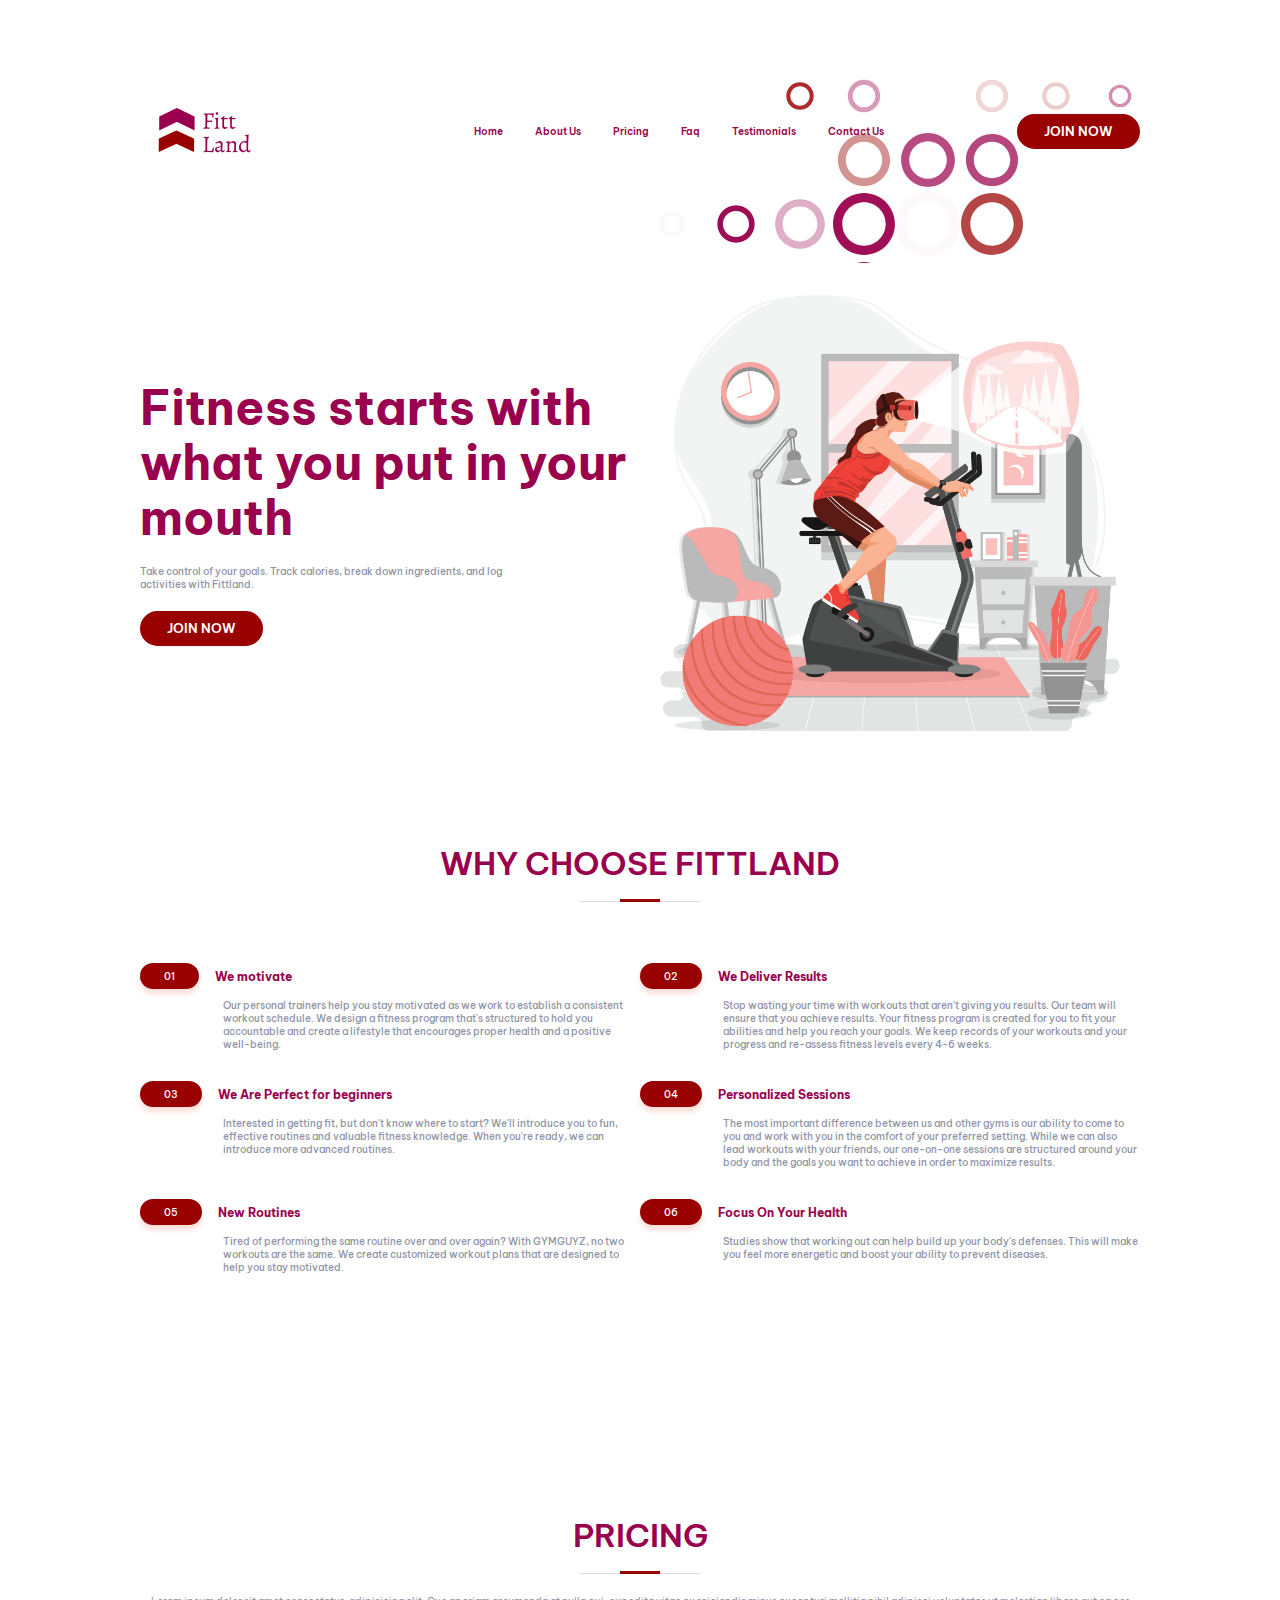
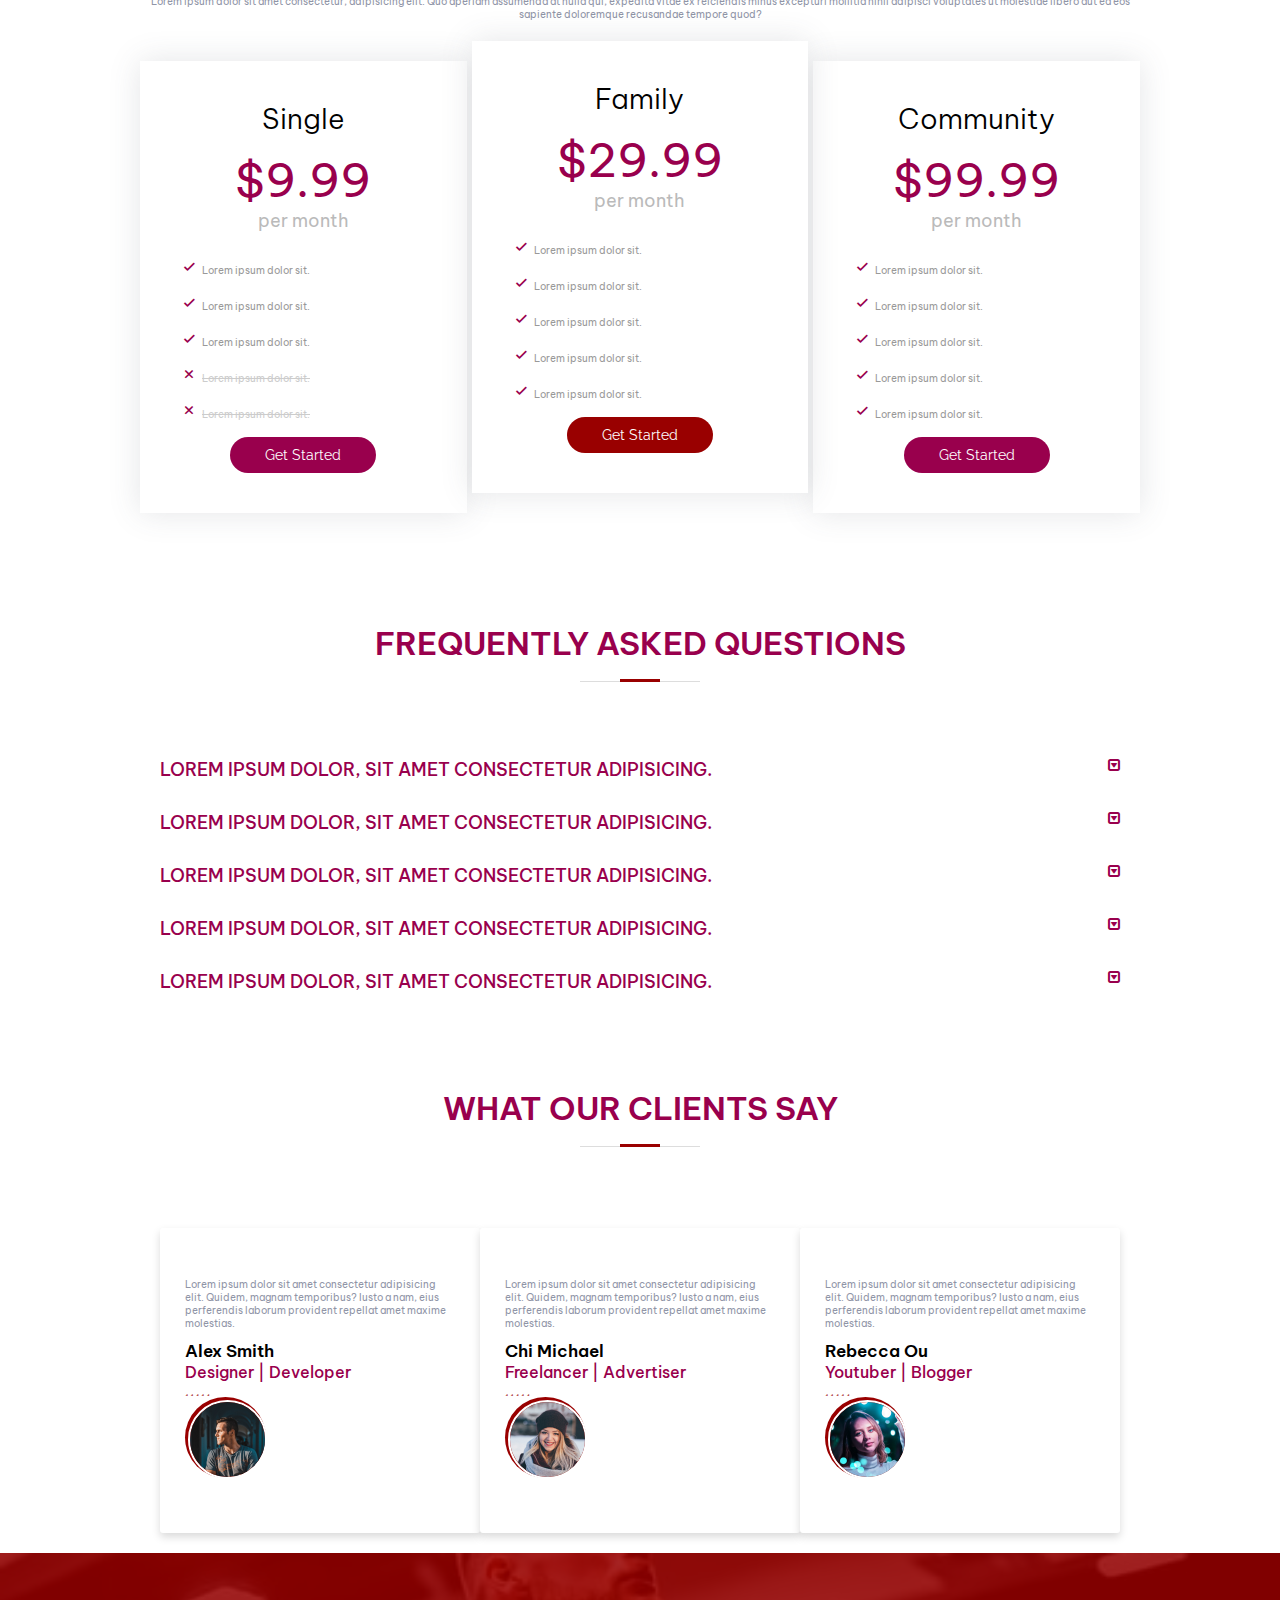
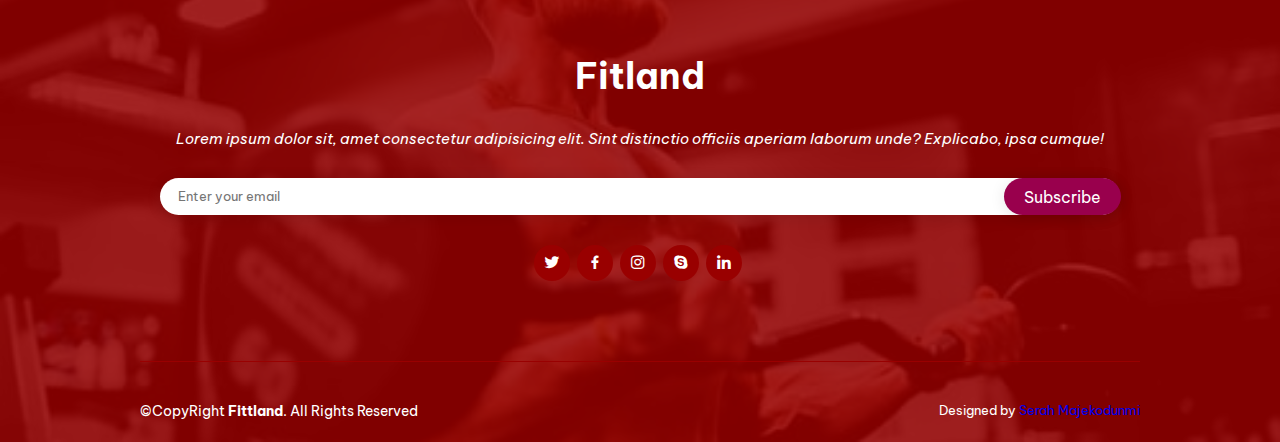
<file: index.html>
<!DOCTYPE html>
<html lang="en">

<head>
    <meta charset="UTF-8">
    <meta http-equiv="X-UA-Compatible" content="IE=edge">
    <meta name="viewport" content="width=device-width, initial-scale=1.0">
    <link rel="stylesheet" href="style.css">
    <link rel="shortcut icon" href="./images/favicon.png" type="image/x-icon">
    <link href='https://unpkg.com/boxicons@2.0.9/css/boxicons.min.css' rel='stylesheet'>
    <link rel="stylesheet" href="https://cdnjs.cloudflare.com/ajax/libs/font-awesome/5.14.0/css/all.min.css"
        integrity="sha512-1PKOgIY59xJ8Co8+NE6FZ+LOAZKjy+KY8iq0G4B3CyeY6wYHN3yt9PW0XpSriVlkMXe40PTKnXrLnZ9+fkDaog=="
        crossorigin="anonymous" referrerpolicy="no-referrer" />

    <title>Fittland Gym</title>
</head>

<body class="index-body">
    <header>
        <div class="max-width">
            <div class="nav-wrapper">
                <div class="logo-img">
                    <img src="./images/fittland_logo.png" alt="Logo">
                </div>

                <div class="openMenu"><i class="fa fa-bars"></i></div>
                <nav><a href="#" class="nav-links">Home</a>
                    <a href="#why-us" class="nav-links">About Us</a>
                    <a href="#pricing" class="nav-links">Pricing</a>
                    <a href="#faq" class="nav-links">Faq</a>
                    <a href="#testimonials" class="nav-links">Testimonials</a>
                    <a href="contact.html" class="nav-links">Contact Us</a>
                    <div class="closeMenu"> <i class="fa fa-times"></i></div>
                </nav>
                <ul>
                    <li class="btn-join-now">
                        <a href="#">Join Now</a>
                    </li>
                </ul>
            </div>
        </div>
    </header>
    <main>
        <!-- Hero Section -->
        <section>
            <div class="max-width">
                <div class="hero">
                    <div class="hero-text">
                        <h1> Fitness starts with what you put in your mouth</h1>
                        <p>Take control of your goals. Track calories, break down ingredients, and log activities with
                            Fittland. </p>
                        <div class="btn-join-now-b">
                            <a href="#">Join Now</a>
                        </div>
                    </div>
                    <div class="hero-image">
                        <img src="./images/bike-riding.jpg" alt="Bike riding">
                    </div>
                </div>
            </div>
        </section>
        <!-- Why choose us section -->
        <section>
            <div class="max-width">
                <div class="section-title">
                    <h2>Why Choose Fittland</h2>
                </div>
                <div class="row">
                    <div class="column">
                        <div class="content">
                            <div class="column-header">
                                <div class="btn btn-1">01</div>
                                <h3>We motivate</h3>
                            </div>
                            <div class="column-text">
                                <p>
                                    Our personal trainers help you stay motivated as we work to establish a consistent
                                    workout schedule. We design a fitness program that's structured to hold you
                                    accountable and create a lifestyle that encourages proper health and a positive
                                    well-being.
                                </p>
                            </div>
                        </div>
                    </div>

                    <div class="column">
                        <div class="content">
                            <div class="column-header">
                                <div class="btn btn-1">02</div>
                                <h3>We Deliver Results</h3>
                            </div>
                            <div class="column-text">
                                <p>
                                    Stop wasting your time with workouts that aren't giving you results. Our team will
                                    ensure that you achieve results. Your fitness program is created for you to fit your
                                    abilities and help you reach your goals. We keep records of your workouts and your
                                    progress and re-assess fitness levels every 4-6 weeks.

                                </p>
                            </div>
                        </div>
                    </div>
                </div>
                <!-- second row 3 and 4 -->
                <div class="row">
                    <div class="column">
                        <div class="content">
                            <div class="column-header">
                                <div class="btn btn-1">03</div>
                                <h3>We Are Perfect for beginners</h3>
                            </div>
                            <div class="column-text">
                                <p>

                                    Interested in getting fit, but don't know where to start? We'll introduce you to
                                    fun, effective routines and valuable fitness knowledge. When you're ready, we can
                                    introduce more advanced routines.

                                </p>
                            </div>
                        </div>
                    </div>

                    <div class="column">
                        <div class="content">
                            <div class="column-header">
                                <div class="btn btn-1">04</div>
                                <h3>Personalized Sessions</h3>
                            </div>
                            <div class="column-text">
                                <p>
                                    The most important difference between us and other gyms is our ability to come to
                                    you and work with you in the comfort of your preferred setting. While we can also
                                    lead workouts with your friends, our one-on-one sessions are structured around your
                                    body and the goals you want to achieve in order to maximize results.

                                </p>
                            </div>
                        </div>
                    </div>
                </div>
                <!-- second row 5 and 6 -->
                <div class="row">
                    <div class="column">
                        <div class="content">
                            <div class="column-header">
                                <div class="btn btn-1">05</div>
                                <h3>New Routines</h3>
                            </div>
                            <div class="column-text">
                                <p>
                                    Tired of performing the same routine over and over again? With GYMGUYZ, no two
                                    workouts are the same. We create customized workout plans that are designed to help
                                    you stay motivated.

                                </p>
                            </div>
                        </div>
                    </div>

                    <div class="column">
                        <div class="content">
                            <div class="column-header">
                                <div class="btn btn-1">06</div>
                                <h3>Focus On Your Health</h3>
                            </div>
                            <div class="column-text">
                                <p>

                                    Studies show that working out can help build up your body's defenses. This will make
                                    you feel more energetic and boost your ability to prevent diseases.


                                </p>
                            </div>
                        </div>
                    </div>
                </div>

            </div>

        </section>
        <section class="cta">
            <div class="max-width">
                <div class="cta-text">
                    <h3>Join us Today</h3>
                    <p>Lorem ipsum dolor, sit amet consectetur adipisicing elit. Rerum temporibus officia quo ipsam
                        laboriosam iusto ipsa beatae? Labore delectus odit a dolores nobis enim aut earum eveniet alias.
                        Hic, dolorem suscipit iure eaque voluptas accusamus.</p>
                    <a href="#" class="cta-btn">Get Started</a>
                </div>
            </div>
        </section>
        <section>
            <div class="max-width">
                <div class="section-title">
                    <h2> Pricing </h2>
                    <p>Lorem ipsum dolor sit amet consectetur, adipisicing elit. Quo aperiam assumenda at nulla qui,
                        expedita vitae ex reiciendis minus excepturi mollitia nihil adipisci voluptates ut molestiae
                        libero aut ea eos sapiente doloremque recusandae tempore quod?</p>
                </div>
                <div class="pricing">
                    <div class="box">
                        <h3>Single</h3>
                        <h4>$9.99<span>per month</span></h4>
                        <ul>
                            <li><i class='bx bx-check'></i>Lorem ipsum dolor sit.</li>
                            <li><i class='bx bx-check'></i>Lorem ipsum dolor sit.</li>
                            <li><i class='bx bx-check'></i>Lorem ipsum dolor sit.</li>
                            <li class="na"><i class='bx bx-x'> </i><span>Lorem ipsum dolor sit.</span>
                            <li class="na"><i class='bx bx-x'></i><span>Lorem ipsum dolor sit.</span></li>
                        </ul>
                        <a href="#" class="btn-buy">Get Started</a>
                    </div>
                    <div class="box featured">

                        <h3>Family</h3>
                        <h4>$29.99<span>per month</span></h4>
                        <ul>
                            <li><i class='bx bx-check'></i>Lorem ipsum dolor sit.</li>
                            <li><i class='bx bx-check'></i>Lorem ipsum dolor sit.</li>
                            <li><i class='bx bx-check'></i>Lorem ipsum dolor sit.</li>
                            <li><i class='bx bx-check'></i>Lorem ipsum dolor sit.</li>
                            <li><i class='bx bx-check'></i>Lorem ipsum dolor sit.</li>
                        </ul>
                        <a href="#" class="btn-buy">Get Started</a>
                        <!-- <div class="btn-buy"><a href="">Get Started</a> -->
                    </div>
                    <div class="box">
                        <h3>Community</h3>
                        <h4>$99.99<span>per month</span></h4>
                        <ul>
                            <li><i class='bx bx-check'></i>Lorem ipsum dolor sit.</li>
                            <li><i class='bx bx-check'></i>Lorem ipsum dolor sit.</li>
                            <li><i class='bx bx-check'></i>Lorem ipsum dolor sit.</li>
                            <li><i class='bx bx-check'></i>Lorem ipsum dolor sit.</li>
                            <li><i class='bx bx-check'></i>Lorem ipsum dolor sit.</li>
                        </ul>
                        <a href="#" class="btn-buy">Get Started</a>
                    </div>
                </div>
            </div>
        </section>
        <section>
            <div class="max-width">
                <div class="section-title">
                    <h2> frequently asked questions </h2>
                </div>
                <button class="accordion">Lorem ipsum dolor, sit amet consectetur adipisicing.</button>
                <div class="accordion-content">
                    <p>Lorem ipsum dolor, sit amet consectetur adipisicing elit. Officia, at ea. Labore impedit soluta
                        pariatur asperiores perferendis sint ducimus? Labore error doloribus sunt, accusamus veritatis
                        doloremque dolorem!</p>
                    <p>Lorem ipsum dolor, sit amet consectetur adipisicing elit. Officia, at ea. Labore impedit soluta
                        pariatur asperiores perferendis sint ducimus? Labore error doloribus sunt, accusamus veritatis
                        doloremque dolorem!</p>
                    <p>Lorem ipsum dolor, sit amet consectetur adipisicing elit. Officia, at ea. Labore impedit soluta
                        pariatur asperiores perferendis sint ducimus? Labore error doloribus sunt, accusamus veritatis
                        doloremque dolorem!</p>
                </div>
                <button class="accordion">Lorem ipsum dolor, sit amet consectetur adipisicing.</button>
                <div class="accordion-content">
                    <p>Lorem ipsum dolor, sit amet consectetur adipisicing elit. Officia, at ea. Labore impedit soluta
                        pariatur asperiores perferendis sint ducimus? Labore error doloribus sunt, accusamus veritatis
                        doloremque dolorem!</p>
                </div>

                <button class="accordion">Lorem ipsum dolor, sit amet consectetur adipisicing.</button>
                <div class="accordion-content">
                    <p>Lorem ipsum dolor, sit amet consectetur adipisicing elit. Officia, at ea. Labore impedit soluta
                        pariatur asperiores perferendis sint ducimus? Labore error doloribus sunt, accusamus veritatis
                        doloremque dolorem!</p>
                </div>
                <button class="accordion">Lorem ipsum dolor, sit amet consectetur adipisicing.</button>
                <div class="accordion-content">
                    <p>Lorem ipsum dolor, sit amet consectetur adipisicing elit. Officia, at ea. Labore impedit soluta
                        pariatur asperiores perferendis sint ducimus? Labore error doloribus sunt, accusamus veritatis
                        doloremque dolorem!</p>
                </div>
                <button class="accordion">Lorem ipsum dolor, sit amet consectetur adipisicing.</button>
                <div class="accordion-content">
                    <p>Lorem ipsum dolor, sit amet consectetur adipisicing elit. Officia, at ea. Labore impedit soluta
                        pariatur asperiores perferendis sint ducimus? Labore error doloribus sunt, accusamus veritatis
                        doloremque dolorem!</p>
                </div>
            </div>
        </section>
        <section>
            <div class="max-width">
                <div class="section-title">
                    <h2>What our Clients say</h2>
                </div>
                <div class="wrapper">
                    <div class="box">
                        <i class="fas fa-quote-left"></i>
                        <p>Lorem ipsum dolor sit amet consectetur adipisicing elit. Quidem, magnam temporibus? Iusto a
                            nam, eius perferendis laborum provident repellat amet maxime molestias.</p>
                        <div class="content">
                            <div class="info">
                                <div class="name">Alex Smith</div>
                                <div class="job">Designer | Developer </div>
                                <div class="stars">
                                    <i class="fas fa-star"></i>
                                    <i class="fas fa-star"></i>
                                    <i class="far fa-star"></i>
                                    <i class="far fa-star"></i>
                                    <i class="far fa-star"></i>
                                </div>
                                <div class="image">
                                    <img src="./images/p1.png" alt="">
                                </div>
                            </div>
                        </div>
                    </div>

                    <!-- =======================================box 2========================================== -->

                    <div class="box">
                        <i class="fas fa-quote-left"></i>
                        <p>Lorem ipsum dolor sit amet consectetur adipisicing elit. Quidem, magnam temporibus? Iusto a
                            nam, eius perferendis laborum provident repellat amet maxime molestias.</p>
                        <div class="content">
                            <div class="info">
                                <div class="name">Chi Michael</div>
                                <div class="job">Freelancer | Advertiser </div>
                                <div class="stars">
                                    <i class="fas fa-star"></i>
                                    <i class="fas fa-star"></i>
                                    <i class="fas fa-star"></i>
                                    <i class="far fa-star"></i>
                                    <i class="far fa-star"></i>
                                </div>
                                <div class="image">
                                    <img src="./images/p2.png" alt="">
                                </div>
                            </div>
                        </div>
                    </div>
                    <!-- ======================box 3========================================== -->
                    <div class="box">
                        <i class="fas fa-quote-left"></i>
                        <p>Lorem ipsum dolor sit amet consectetur adipisicing elit. Quidem, magnam temporibus? Iusto a
                            nam, eius perferendis laborum provident repellat amet maxime molestias.</p>
                        <div class="content">
                            <div class="info">
                                <div class="name">Rebecca Ou</div>
                                <div class="job">Youtuber | Blogger </div>
                                <div class="stars">
                                    <i class="fas fa-star"></i>
                                    <i class="fas fa-star"></i>
                                    <i class="fas fa-star"></i>
                                    <i class="fas fa-star"></i>
                                    <i class="far fa-star"></i>
                                </div>
                                <div class="image">
                                    <img src="./images/p3.png" alt="">
                                </div>
                            </div>
                        </div>
                    </div>
                </div>
            </div>

        </section>
    </main>
    <footer id="footer">
        <div class="max-width">
            <div class="footer-top">
                <div class="row">
                    <div class="column">
                        <h3>Fitland</h3>
                        <p>Lorem ipsum dolor sit, amet consectetur adipisicing elit. Sint distinctio officiis aperiam
                            laborum unde? Explicabo, ipsa cumque!</p>
                    </div>
                </div>

                <div class="row footer-newsletter">
                    <div class="column">
                        <form action="" method="post">
                            <input type="email" name="email" id=""  placeholder="Enter your email"><input type="submit" value="Subscribe">
                        </form>
                    </div>
                </div>

                <div class="social-links">
                    <a href="#" class="twitter"> <i class='bx bxl-twitter'></i></a>
                    <a href="#" class="facebook"> <i class='bx bxl-facebook'></i></a>
                    <a href="#" class="instagram"> <i class='bx bxl-instagram'></i></a>
                    <a href="#" class="google-plus"> <i class='bx bxl-skype'></i></a>
                    <a href="#" class="linkedin"><i class='bx bxl-linkedin'></i></a>
                </div>
            </div>
        </div>
        <div class="max-width footer-bottom clearfix">
            <div class="copyright">
                &copy;CopyRight <strong> <span> Fittland</span></strong>. All Rights Reserved
            </div>
            <div class="credits">
                Designed by <a href="https:yourwebsite.com/">Serah Majekodunmi</a>
            </div>
        </div>


    </footer>
    <script src="script.js" charset="utf-8"></script>
</body>

</html>
</file>
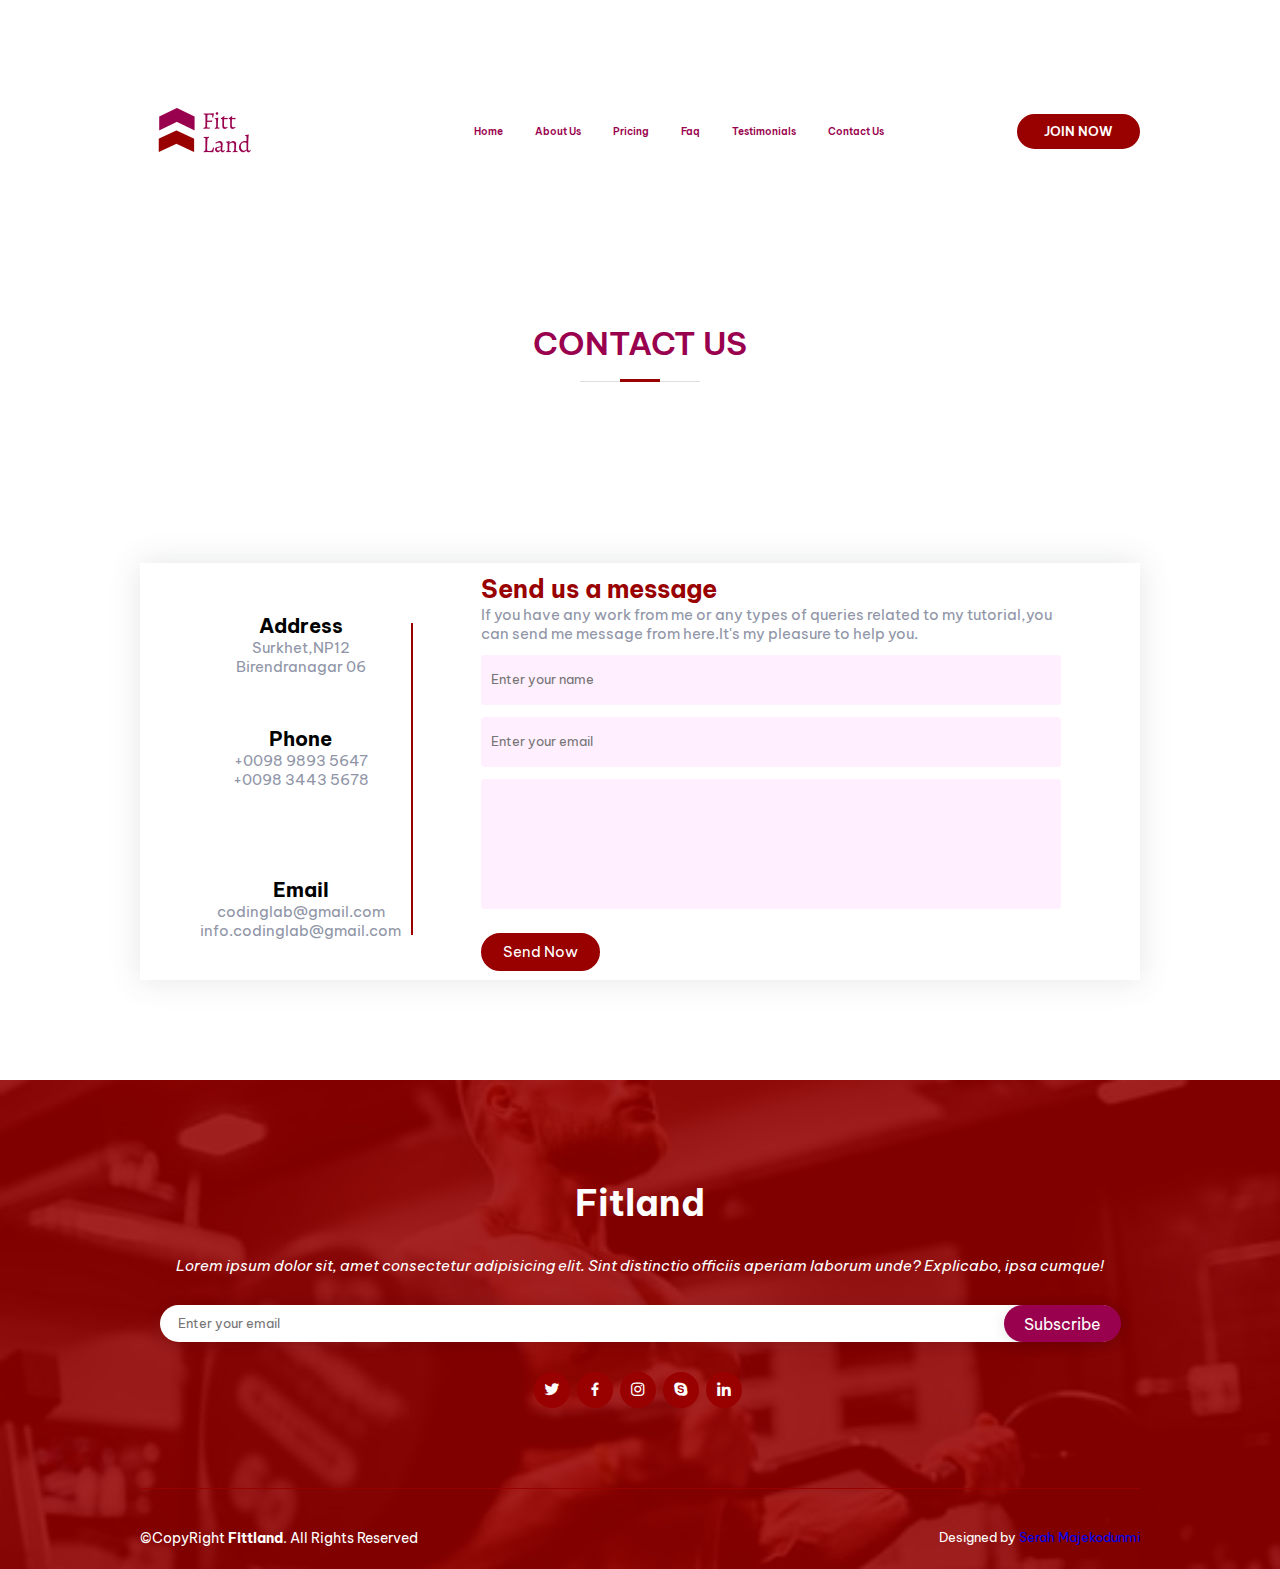
<file: contact.html>
<!DOCTYPE html>
<html lang="en">

<head>
    <meta charset="UTF-8">
    <meta http-equiv="X-UA-Compatible" content="IE=edge">
    <meta name="viewport" content="width=device-width, initial-scale=1.0">
    <link rel="stylesheet" href="style.css">
    <link rel="shortcut icon" href="./images/favicon.png" type="image/x-icon">
    <link href='https://unpkg.com/boxicons@2.0.9/css/boxicons.min.css' rel='stylesheet'>
    <link rel="stylesheet" href="https://cdnjs.cloudflare.com/ajax/libs/font-awesome/5.14.0/css/all.min.css"
        integrity="sha512-1PKOgIY59xJ8Co8+NE6FZ+LOAZKjy+KY8iq0G4B3CyeY6wYHN3yt9PW0XpSriVlkMXe40PTKnXrLnZ9+fkDaog=="
        crossorigin="anonymous" referrerpolicy="no-referrer" />

    <title>Fittland Gym</title>
</head>

<body>
    <header>
        <div class="max-width">
            <div class="nav-wrapper">
                <div class="logo-img">
                    <img src="./images/fittland_logo.png" alt="Logo">
                </div>

                <div class="openMenu"><i class="fa fa-bars"></i></div>
                <nav><a href="index.html" class="nav-links">Home</a>
                    <a href="#why-us" class="nav-links">About Us</a>
                    <a href="#pricing" class="nav-links">Pricing</a>
                    <a href="#faq" class="nav-links">Faq</a>
                    <a href="#testimonials" class="nav-links">Testimonials</a>
                    <a href="#" class="nav-links">Contact Us</a>
                    <div class="closeMenu"> <i class="fa fa-times"></i></div>
                </nav>
                <ul>
                    <li class="btn-join-now">
                        <a href="#">Join Now</a>
                    </li>
                </ul>
            </div>
        </div>
    </header>
    <main>
        <section>
            <div class="max-width">
                <div class="section-title">
                    <h2>Contact Us</h2>
                </div>
            </div>
        </section>

        <section>
            <div class="max-width">
                <div class="section-contact">
                    <div class="contact-info">
                        <div class="contact-info address">
                            <i class="fas fa-map-marker-alt fa-2x"></i>
                            <h3>Address</h3>
                            <p>Surkhet,NP12 Birendranagar 06</p>
                        </div>
                        <div class="contact-info phone">
                            <i class="fas fa-phone-alt fa-2x"></i>
                            <h3>Phone</h3>
                            <p>+0098 9893 5647</p>
                            <p>+0098 3443 5678</p>
                        </div>
                        <div class="contact-info Email">
                            <i class="fas fa-envelope fa-2x"></i>
                            <h3>Email</h3>
                            <p>codinglab@gmail.com</p>
                            <p>info.codinglab@gmail.com</p>
                        </div>

                    </div>

                    <div class="contact-details">
                        <div class="contact-details text">
                            <h3>Send us a message</h3>
                            <p>If you have any work from me or any types of queries related to my tutorial,you can
                                send
                                me message from here.It's my pleasure to help you.</p>
                        </div>
                        <div class="contact-details form">
                            <form action="">
                                <div class="form-control">
                                    <input type="text" name="" id="" placeholder="Enter your name">
                                </div>
                                <div class="form-control">
                                    <input type="text" name="" id="" placeholder="Enter your email">
                                </div>

                                <textarea rows="" cols=""></textarea>

                                <input type="button" value="Send Now">

                            </form>
                        </div>
                    </div>
                </div>
            </div>

        </section>

    </main>
    <footer id="footer">
        <div class="max-width">
            <div class="footer-top">
                <div class="row">
                    <div class="column">
                        <h3>Fitland</h3>
                        <p>Lorem ipsum dolor sit, amet consectetur adipisicing elit. Sint distinctio officiis aperiam
                            laborum unde? Explicabo, ipsa cumque!</p>
                    </div>
                </div>

                <div class="row footer-newsletter">
                    <div class="column">
                        <form action="" method="post">
                            <input type="email" name="email" id="" placeholder="Enter your email"><input type="submit"
                                value="Subscribe">
                        </form>
                    </div>
                </div>

                <div class="social-links">
                    <a href="#" class="twitter"> <i class='bx bxl-twitter'></i></a>
                    <a href="#" class="facebook"> <i class='bx bxl-facebook'></i></a>
                    <a href="#" class="instagram"> <i class='bx bxl-instagram'></i></a>
                    <a href="#" class="google-plus"> <i class='bx bxl-skype'></i></a>
                    <a href="#" class="linkedin"><i class='bx bxl-linkedin'></i></a>
                </div>
            </div>
        </div>
        <div class="max-width footer-bottom clearfix">
            <div class="copyright">
                &copy;CopyRight <strong> <span> Fittland</span></strong>. All Rights Reserved
            </div>
            <div class="credits">
                Designed by <a href="https:yourwebsite.com/">Serah Majekodunmi</a>
            </div>
        </div>


    </footer>
    <script src="script.js" charset="utf-8"></script>
</body>

</html>
</file>
<file: style.css>
@import url('https://fonts.googleapis.com/css2?family=Be+Vietnam:wght@400;500;700&display=swap');
@import url('https://fonts.googleapis.com/css2?family=Raleway:wght@400;700&display=swap');

/*======= font awesome======= */
@import url(https://cdnjs.cloudflare.com/ajax/libs/font-awesome/4.7.0/css/font-awesome.css);

/* General setup */

:root {
    --dark-red: #990000;
    --purple: #99004d;
    --dark-grayish-blue: #9095a7;
    --very-dark-blue: rgb(29, 30, 37);
    --very-pale-red: #ffefeb;
    --very-light-gray: #fafafa;
}

* {
    padding: 0;
    margin: 0;
    font-family: 'Be Vietnam', sans-serif;
    text-decoration: none;
    list-style: none;
}

html {
    overflow-x: hidden;
    font-size: 10px;
}

.index-body {
    background-color: #fff;
    background-image: url(./images/patternpad.svg);
    background-repeat: no-repeat;
    background-size: 50%;
    background-position: 90% 0%;
}

.max-width {
    max-width: 1000px;
    margin: 0 auto;
    padding-top: 20px;

}

header {
    width: 100%;
    padding: 10px 0;
}

header .nav-wrapper {
    display: flex;
    align-items: center;
    justify-content: space-between;
    text-align: center;
}

p {
    color: var(--dark-grayish-blue);
}

nav a {
    text-decoration: none;
    color: var(--purple);
    font-weight: 600;
    margin: 0 15px;
}

.btn-join-now a, button, 
.btn-join-now-b a {
    background: var(--dark-red);
    color: white;
    border-radius: 20px;
    padding: 7px 25px 8px 25px;
    font-size: 1.3rem;
    display: inline-block;
    border: 2px solid var(--dark-red);
    text-transform: uppercase;
    font-weight: 600;
    white-space: nowrap;
    transition: .3s;
}

.btn-join-now a:hover,
.btn-join-now-b a:hover {
    background: #ff4b4b;
    border: 2px solid #ff4b4b;
    color: #fff;
}

 .openMenu{
     font-size: 2rem;
     margin: 20px;
     cursor:pointer;
     display:none;
 }

 .closeMenu{
     font-size: 2rem;
     margin:20px;
     cursor:pointer;
     display:none;
 }
/* @media(max-width: 767px) {
    body {
        background-size: 92%;
        background-position: 100% 0%;

    }

    .btn-join-now-b {
        text-align: center;
    }

    .btn-join-now-b a {
        display: inline-block;
    }

    .logo-img {
        padding-top: 15px;
    }
} */

/* @media(max-width: 1024px) {
    nav {
        display: none;
        height: 50vh;
        position: fixed;
        top: 50px;
        right: 20px;
        left: 20px;
        margin-top: 25px;
        flex-direction: column;
        justify-content: center;
        align-items: center;
        background-color: #ffff;
        border-radius: 10px;
        box-shadow: 0 4px 8px 0 rgba(0,0,0,0.2);
        transition: top 1s ease;
    } */



    /* .nav-links{
        margin-bottom: 1rem;
    }

    .btn-join-now{
        display:none;
    }
} */

@media (min-width: 767px) and (max-width: 991px){
    nav{
        display:none;
        height: 50vh;
        position:fixed;
        top:50px;
        right:20px;
        z-index:10;
        margin-top:25px;
        flex-direction:column ;
        justify-content: center;
        align-items:center;
        background: #fff;
        border-radius: 10px;
        box-shadow: 0 4px 8px 0 rgba(0,0,0,0.2);
        transition: top 1s ease;
    }

    .btn-join-now{
        display: none;
    }

    .btn-join-now-b{
        text-align:center;
    }
    .openMenu{
        font-size: 4rem;
        margin: 20px;
        cursor:pointer;
        display:block;
        position: absolute;
        right:70px;
        color:var(--purple);
    }
   
    /* .closeMenu{
        display:block;
    } */
    .logo.img{
        padding-top:15px ;
    }

    .hero{
        /* margin-top: 10px; */
        padding-left: 50px;
    }
       
    .hero-image{
        height: 80px;
    }

    .hero-text{
        width: 50%;
        /* margin-top: 10px; */
        padding-left: 20px;
    }
}

.hero {
    display: flex;
    justify-content: center;
    align-items: center;
}

.hero-image img {
    width: 100%;
}

.hero-text h1 {
    color: var(--purple);
    font-weight: 700;
    font-size: 4.8rem;
    line-height: 55px;
    margin-bottom: 20px;
}

.hero-text {
    width: 50%;
}

.hero-text p {
    font-weight: 500;
    margin-bottom: 20px;
    padding-right: 100px;
}

.hero-image {
    display: flex;
    justify-content: center;
    align-items: center;
    width: 50%;
}

@media (max-width:767px){
    .hero{
        display:flex;
        flex-direction: column-reverse;
    }

    .hero-image{
        width: 90%;
    }

    .hero-text p{
        padding-right: 0;
        line-height: 1.5;
        text-align: center;
    }

    .hero-text h1{
        font-size: 2rem;
        line-height: 40px;
        text-align: center;
    }
}
/* =================================Why Choose Us====================================== */
.section-title {
    text-align: center;
    padding-bottom: 40px;
    padding-top: 60px;
}

.section-title h2 {
    font-size: 3.2rem;
    font-weight: 600;
    text-transform: uppercase;
    margin-bottom: 20px;
    padding-bottom: 20px;
    color: var(--purple);
    position: relative;
}

.section-title h2::before {
    content: '';
    position: absolute;
    left: calc(50% - 60px);
    bottom: 1px;
    display: block;
    width: 12rem;
    height: .1rem;
    background: #ddd;
}

.section-title h2::after {
    content: '';
    position: absolute;
    left: calc(50% - 20px);
    bottom: 1px;
    display: block;
    width: 40px;
    height: 3px;
    background-color: var(--dark-red);
}

.row {
    display: flex;
    justify-content: center;
    flex-wrap: wrap;
    width: 100%;

}

.column {
    display: flex;
    flex-direction: column;
    flex-basis: 100%;
    flex: 1;
}

.column-text p {
    color: var(--dark-grayish-blue);
    font-weight: 500;
}

.column-header h3 {
    color: var(--purple);
}

.btn {
    display: inline-block;
    padding: 16px 32px;
    border-radius: 32px;
    background-color: var(--dark-red);
    color: #fafafa;
    font-weight: 700;
    box-shadow: 0 5px 5px rgba(243, 97, 60, 0.2);

}

.btn-1 {
    margin-right: 16px;
    padding: 6.5px 24px;
    font-weight: 500;
    font-size: 1rem;
}

.content {
    margin-bottom: 30px;
}

.column-header {
    display: flex;
    align-items: center;
    margin-bottom: 10px;
}

.column-text {
    display: flex;
    padding-left: 8.32rem;
}
@media(max-width: 767px){
    .row{
        display: flex;
        flex-wrap: wrap ;
    }

    .btn-1{
        margin-right: .5rem;
    }

    .column-text{
        padding-left:0rem;
        line-height:1.6;
    }

    .content{
        margin-bottom:10px;
    }
}

/* ===========================Call to Action================================== */

.cta {
    background: linear-gradient(rgba(126, 0, 0, 0.5), rgba(153, 0, 77, 0.8)),
        url(./images/call-to-action.jpg), center center;
}

.cta-text {
    text-align: center;
}

.cta-text h3 {
    color: #fff;
    font-size: 28px;
    font-weight: 700;
}

.cta p {
    color: #fff;
}

.cta .cta-btn {
    text-transform: uppercase;
    font-weight: 500;
    font-size: 16px;
    letter-spacing: 1px;
    display: inline-block;
    padding: 8px 28px;
    border-radius: 25px;
    transition: 0.5s;
    margin-top: 10px;
    border: 2px solid #fff;
    color: #fff;
}

.cta .cta-btn:hover {
    background: var(--purple);
    border: 2px solid var(--purple);
}

@media(min-width: 1024px){
    .cta{
        background-attachment: fixed;
    }
}

/* ========================Pricing================================== */

.pricing {
    display: grid;
    grid-template-columns: repeat(auto-fill, minmax(250px, 1fr));
    gap: 10px;
    justify-content: center;
    align-items: center;
}

.pricing .box {
    padding: 40px;
    margin-bottom: 30px;
    box-shadow: 0px 0px 30px rgba(73, 78, 92, 0.15);
    background: #fff;
    text-align: center;

}

.pricing h3 {
    font-weight: 300;
    margin-bottom: 15px;
    font-size: 28px;
}

.pricing h4 {
    font-weight: 400;
    margin-bottom: 25px;
    font-size: 46px;
    color: var(--purple);
}

.pricing h4 span {
    color: #bababa;
    font-size: 18px;
    display: block;
}

.pricing ul {
    padding: 0;
    list-style: none;
    color: #999;
    text-align: left;
    line-height: 20px;
}

.pricing ul li {
    padding-bottom: 12px;
}

.pricing ul i {
    color: var(--purple);
    font-size: 18px;
    padding-right: 4px;
}

.pricing ul .na {
    color: #ccc;
}

.pricing ul .na span {
    text-decoration: line-through;
}

.pricing .btn-buy {
    background: var(--purple);
    display: inline-block;
    padding: 10px 35px;
    border-radius: 50px;
    color: #fff;
    font-size: 14px;
    font-weight: 400;
    font-family: 'Raleway', sans-serif;
    transition: 0.3s;
    border: none;
}

.pricing .btn-buy:hover {
    background: #ff1088;
}

.pricing .featured {
    z-index: 40;
    margin: -70px -5px 0 -5px;
}

.pricing .featured .btn-buy {
    background: var(--dark-red);
}

.pricing .featured .btn-buy:hover {
    background: #ff4b4b;
}

/* ======frequently asked question===== */

button.accordion {
    width: 100%;
    background-color: #fff;
    border: none;
    outline: none;
    text-align: left;
    padding: 15px 20px;
    font-size: 1.8rem;
    font-weight: 500;
    color: var(--purple);
    cursor: pointer;
    transition: background-color 0.2s linear;
}

button.accordion::after {
    font-family: 'FontAwesome';
    content: '\f150';
    font-size: 14px;
    float: right;
}

button.accordion.is-open:after {
    content: '\f056';
}

button.accordion.is-open {
    content: #e43c5c;
}

button.accordion:hover {
    color: var(--dark-red);
    font-weight: 600;
}

.accordion-content {
    background-color: white;
    border-left: 1px solid whitesmoke;
    border-right: 1px solid whitesmoke;
    padding: 0 20px;
    max-height: 0;
    overflow: hidden;
    transition: max-height 0.2s ease-out;
}

.wrapper {
    margin: auto;
    padding: 20px 20px;
    display: flex;
    flex-wrap: nowrap;
    align-items: center;
    justify-content: space-between;
}

.wrapper .box {
    background: #fff;
    width: calc(33% - 10px);
    padding: 25px;
    border-radius: 3px;
    box-shadow: 0px 4px 8px rgba(0, 0, 0, 0.15);
}

.wrapper .box i.fa-quote-left {
    font-size: 20px;
    color: var(--purple);
}

.wrapper .box .content {
    display: flex;
    flex-wrap: wrap;
    align-items: center;
    justify-content: space-between;
    padding-top: 10px;
}

.box .content .image {
    height: 75px;
    width: 75px;
    padding: 3px;
    background: var(--dark-red);
    border-radius: 50%;
}

.content .image img {
    height: 100%;
    width: 100%;
    object-fit: cover;
    border-radius: 50%;
    border: 2px solid #fff;
}

.box .info .name {
    font-weight: 600;
    font-size: 17px;
}

.box .info .job {
    font-size: 16px;
    font-weight: 500;
    color: var(--purple);
}

.box .info .stars {
    margin-top: 2px;
}

.box .info .stars i {
    color: var(--dark-red);
}

.box:hover .content .image img {
    border-color: #fff;
}


/*========================== footer================================ */

#footer {
    background: url("./images/footer-bg.jpg") center center no-repeat;
    color: #fff;
    font-size: 14px;
    position: relative;
    background-size: cover;
}

#footer::before {
    content: "";
    position: absolute;
    left: 0;
    right: 0;
    top: 0;
    bottom: 0;
    background: rgba(150, 0, 0, 0.85);
    z-index: 1;

}

#footer .footer-top {
    position: relative;
    z-index: 2;
    text-align: center;
    padding: 80px 20px;

}

#footer .footer-top h3 {
    font-size: 36px;
    font-weight: 700;
    color: #fff;
    position: relative;
    padding-bottom: 0;
    margin-bottom: 0;
}

#footer .footer-top p {
    font-size: 15px;
    font-style: italic;
    margin: 30px 0 0 0;
    padding: 0;
    color: #fff;
}

#footer .row {
    display: flex;
    flex-direction: row;
    flex-wrap: wrap;
    width: 100%;
    justify-content: center;
}

#footer .column {
    display: flex;
    flex-direction: column;
    flex-basis: fit-content;

}

#footer .footer-top .footer-newsletter {
    text-align: center;
    font-size: 15px;
    margin-top: 30px;
}

#footer .footer-top .footer-newsletter form {
    background: #fff;
    padding: 6px 10px;
    position: relative;
    border-radius: 50px;
    box-shadow: 0px 2px 15px rgba(0, 0, 0, 0.1);
    text-align: left;

}

#footer .footer-top .footer-newsletter form input[type='email'] {
    border: 0;
    padding: 4px 8px;
    width: calc(100% - 100px);
}

#footer .footer-top .footer-newsletter form input[type='submit'] {
    position: absolute;
    top: 0;
    right: -1px;
    bottom: 0;
    border: 0;
    background: none;
    font-size: 16px;
    padding: 0 20px;
    background: var(--purple);
    color: #fff;
    transition: 0.3s;
    border-radius: 50px;
    box-shadow: 0px 2px 15px rgba(0, 0, 0, 0.1);
}

#footer .footer-top .footer-newsletter form input[type='submit']:hover {
    background: #ff1088;
}

#footer .footer-top .social-links {
    margin-top: 30px;
}

#footer .footer-top .social-links a {
    font-size: 18px;
    display: inline-block;
    background: var(--dark-red);
    color: #fff;
    line-height: 1;
    padding: 8px 0;
    margin-right: 4px;
    border-radius: 50%;
    text-align: center;
    width: 36px;
    /* height: 36px; */
    transition: 0.3s;
}

#footer .footer-top .social-links a:hover {
    background: var(--purple);
    color: #fff;
    text-decoration: none;
}

#footer .footer-bottom {
    border-top: 1px solid var(--dark-red);
    z-index: 2;
    position: relative;
    padding-top: 40px;
    padding-bottom: 40px;
}

#footer .copyright {
    text-align: center;
    float: left;
}

#footer .credits {
    float: right;
    text-align: center;
    font-size: 13px;
}

.section-contact{
    display:flex;
    flex-direction: row;
    font-size: 1.5rem;
    box-shadow:0px 0px 30px rgba(73, 78, 92, 0.15);
    z-index: 40;
    margin: 100px 0;
    align-items: center;
}

.contact-info{
    display:flex;
    flex-direction: column;
    text-align: center;
    margin:20px 40px 20px 30px;
    
}

.contact-info i {
color:var(--dark-red);
margin-bottom: 10px;
}
.contact-info h3 {
    font-weight: bold;
    font-size: 2rem;
    
}


.contact-details{
    display:flex;
    flex-direction: column;
    flex-wrap: wrap;
}


.contact-details::before{
    
    border-style:solid;
    border-color: var(--dark-red);
    content: '';
    position: absolute;
    /* right: calc(50%-40px);
    top:105%; */
    display: block;
    height: 240px;
    border-width: 0.5px;
    margin: 50px 0 10px -70px;
}

.contact-details .text{
    width:90%;

}
.contact-details .text h3{
    font-size: 2.5rem;
    font-weight: bold;
    color: var(--dark-red);
    width:90%;

}

.form{
    display: flex;
    flex-direction: column;
}

.form-control{
    margin: 12px 0;
    
}
.form-control [type = "text"]{
    background-color: rgb(255, 239, 255);
    border-radius:4px;
    width: 85%;
    height: 50px;
    outline: none;
    border-style: none;
    padding: 0 10px;
}


.form input[type = "button"]{
    background: var(--dark-red);
    color: white;
    border-radius: 20px;
    padding: 7px 20px 8px 20px;
    font-size: 1.5rem;
    display: inline-block;
    border: 2px solid var(--dark-red);
    font-weight: 400;
    white-space: nowrap;
    transition: .3s;
    margin-top: 10px;
    cursor:pointer;
    
}

.form input[type = "button"]:hover{
    background: #ff4b4b;
    border: 2px solid #ff4b4b;
    color: #fff;
}

.form textarea{
    background-color: rgb(255, 239, 255);
    width: 85%;
    height: 120px;
    outline: none;
    border-style: none;
    margin-bottom: 10px;
    resize: none;
    border-radius:4px;
    padding: 5px 10px;
}
</file>
